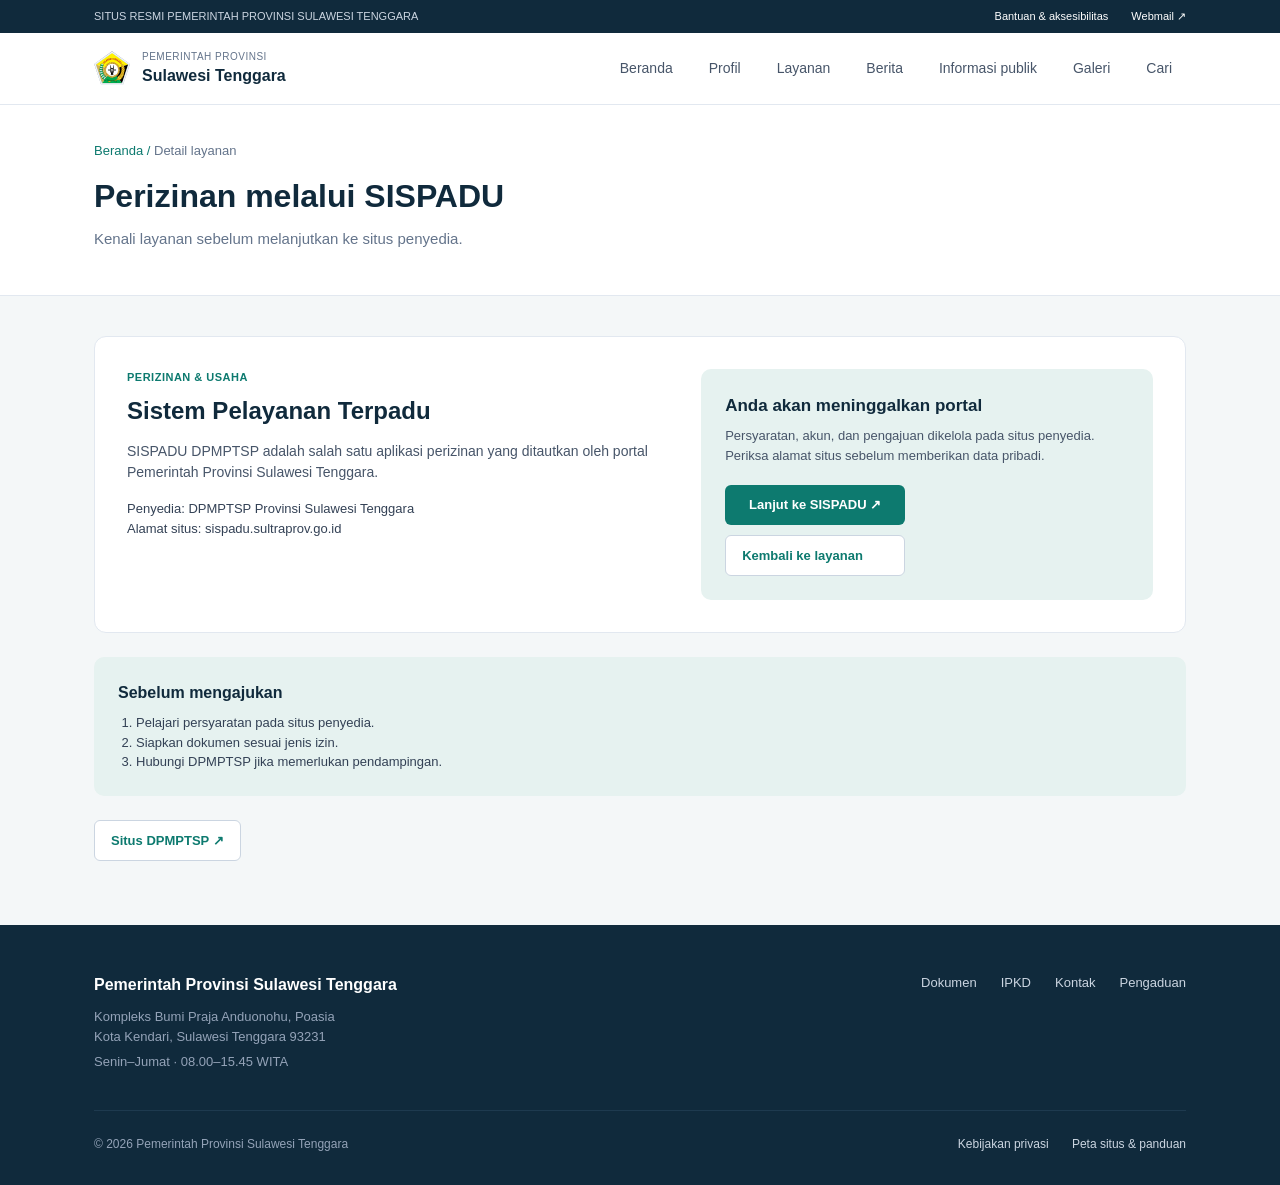
<file: portal-sultra/index.html>
<!DOCTYPE html>
<html lang="id">
<head>
  <meta charset="UTF-8">
  <meta name="viewport" content="width=device-width, initial-scale=1.0">
  <title>Detail Layanan - Pemerintah Provinsi Sulawesi Tenggara</title>
  <link rel="stylesheet" href="css/style.css">
</head>
<body>

  <!-- Topbar -->
  <div class="topbar">
    <div class="container">
      <span>SITUS RESMI PEMERINTAH PROVINSI SULAWESI TENGGARA</span>
      <div class="topbar-links">
        <a href="https://lapor.go.id/" target="_blank">Bantuan & aksesibilitas</a>
        <a href="https://mail.go.id/multidomain/" target="_blank">Webmail ↗</a>
      </div>
    </div>
  </div>

  <!-- Navbar -->
  <header class="navbar">
    <div class="container">
      <a href="index.html" class="brand">
        <img src="assets/sultra.svg" alt="Logo Sultra">
        <div class="brand-text">
          <span>PEMERINTAH PROVINSI</span>
          <strong>Sulawesi Tenggara</strong>
        </div>
      </a>
      <ul class="nav-menu">
        <li><a href="index.html">Beranda</a></li>
        <li><a href="#">Profil</a></li>
        <li><a href="index.html">Layanan</a></li>
        <li><a href="#">Berita</a></li>
        <li><a href="informasi-publik.html">Informasi publik</a></li>
        <li><a href="https://www.sultraprov.go.id/galery/foto">Galeri</a></li>
        <li><a href="#">Cari</a></li>
      </ul>
    </div>
  </header>

  <!-- Header Judul Halaman -->
  <section class="page-header">
    <div class="container">
      <div class="breadcrumb">Beranda / <span>Detail layanan</span></div>
      <h1>Perizinan melalui SISPADU</h1>
      <p>Kenali layanan sebelum melanjutkan ke situs penyedia.</p>
    </div>
  </section>

  <!-- Konten Utama -->
  <main class="main-content">
    <div class="container">
      
      <!-- Card 2 Kolom -->
      <div class="card-split">
        <div class="card-left">
          <div class="badge-kategori">PERIZINAN & USAHA</div>
          <h2>Sistem Pelayanan Terpadu</h2>
          <p>SISPADU DPMPTSP adalah salah satu aplikasi perizinan yang ditautkan oleh portal Pemerintah Provinsi Sulawesi Tenggara.</p>
          <div class="meta-info">
            <div>Penyedia: DPMPTSP Provinsi Sulawesi Tenggara</div>
            <div>Alamat situs: sispadu.sultraprov.go.id</div>
          </div>
        </div>

        <div class="card-right-box">
          <h3>Anda akan meninggalkan portal</h3>
          <p>Persyaratan, akun, dan pengajuan dikelola pada situs penyedia. Periksa alamat situs sebelum memberikan data pribadi.</p>
          <div class="btn-group">
            <a href="#" class="btn-primary">Lanjut ke SISPADU ↗</a>
            <a href="#" class="btn-outline">Kembali ke layanan</a>
          </div>
        </div>
      </div>

      <!-- Callout Box -->
      <div class="callout-box">
        <h3>Sebelum mengajukan</h3>
        <ol>
          <li>Pelajari persyaratan pada situs penyedia.</li>
          <li>Siapkan dokumen sesuai jenis izin.</li>
          <li>Hubungi DPMPTSP jika memerlukan pendampingan.</li>
        </ol>
      </div>

      <a href="#" class="btn-outline">Situs DPMPTSP ↗</a>

    </div>
  </main>

  <!-- Footer -->
  <footer class="footer">
    <div class="container">
      <div class="footer-top">
        <div class="footer-info">
          <h4>Pemerintah Provinsi Sulawesi Tenggara</h4>
          <p>Kompleks Bumi Praja Anduonohu, Poasia<br>Kota Kendari, Sulawesi Tenggara 93231</p>
          <p>Senin–Jumat · 08.00–15.45 WITA</p>
        </div>
        <div class="footer-links">
          <a href="#">Dokumen</a>
          <a href="#">IPKD</a>
          <a href="#">Kontak</a>
          <a href="#">Pengaduan</a>
        </div>
      </div>
      <div class="footer-bottom">
        <span>© 2026 Pemerintah Provinsi Sulawesi Tenggara</span>
        <div>
          <a href="#">Kebijakan privasi</a>
          <a href="#">Peta situs & panduan</a>
        </div>
      </div>
    </div>
  </footer>

</body>
</html>
</file>
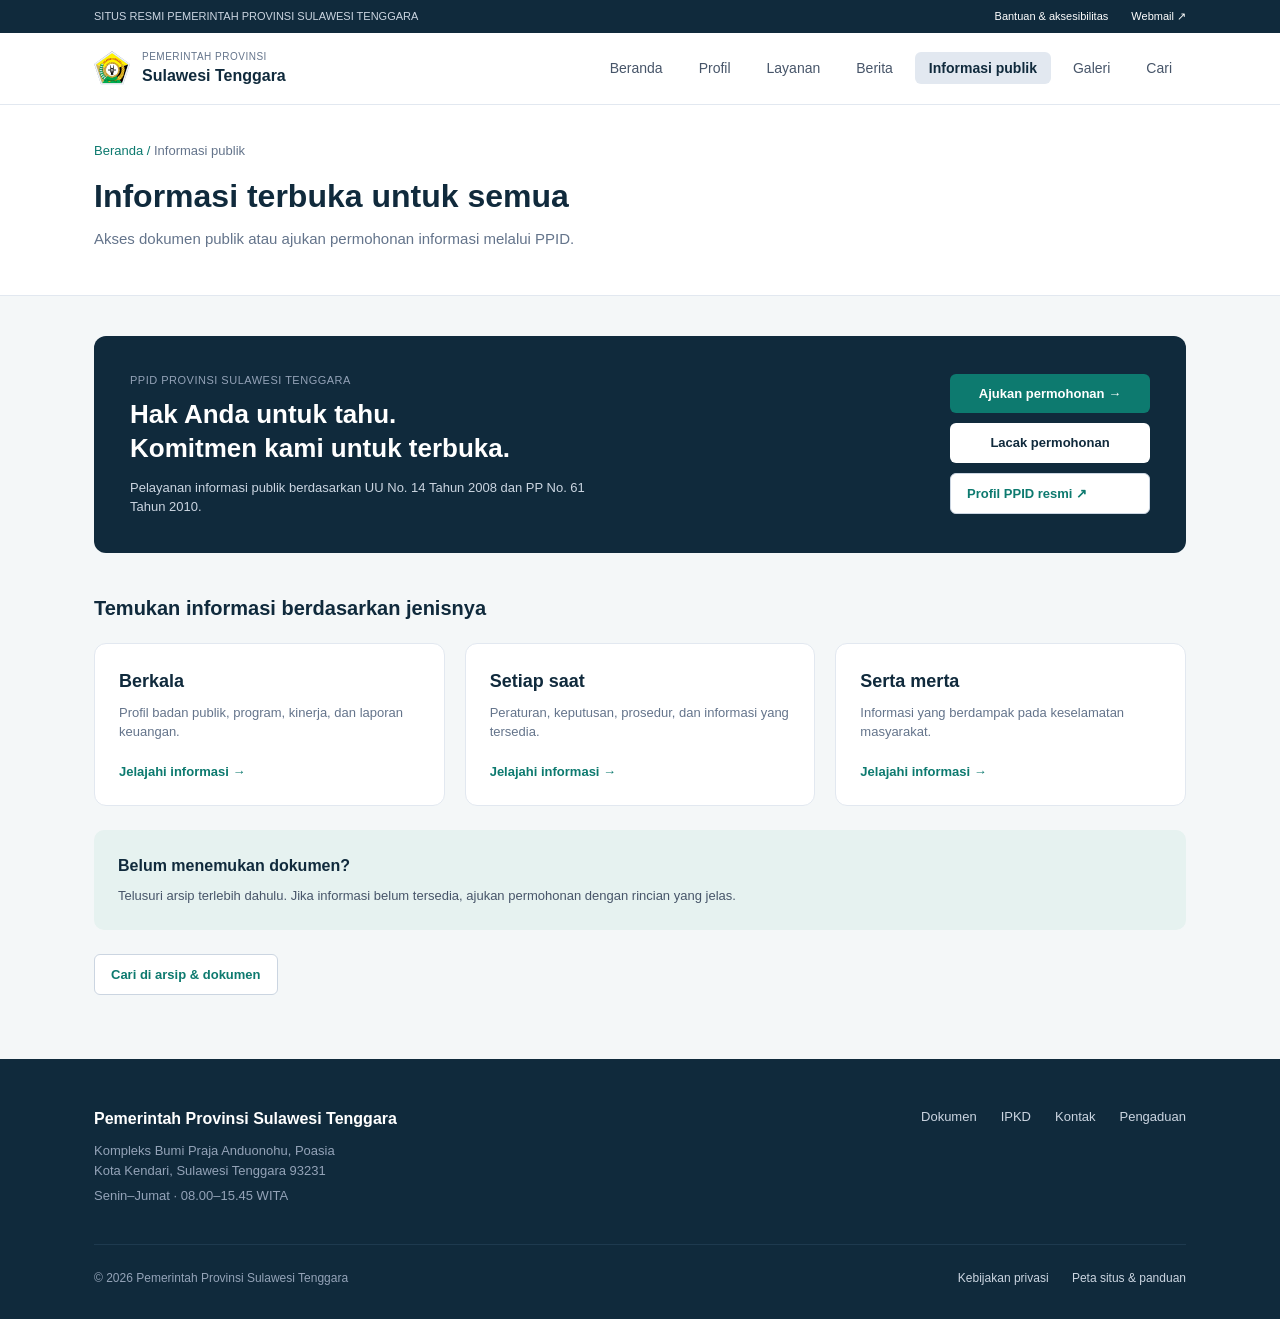
<file: portal-sultra/informasi-publik.html>
<!DOCTYPE html>
<html lang="id">
<head>
  <meta charset="UTF-8">
  <meta name="viewport" content="width=device-width, initial-scale=1.0">
  <title>Informasi Publik - Pemerintah Provinsi Sulawesi Tenggara</title>
  <link rel="stylesheet" href="css/style.css">
</head>
<body>

  <!-- Topbar -->
  <div class="topbar">
    <div class="container">
      <span>SITUS RESMI PEMERINTAH PROVINSI SULAWESI TENGGARA</span>
      <div class="topbar-links">
        <a href="#">Bantuan & aksesibilitas</a>
        <a href="#">Webmail ↗</a>
      </div>
    </div>
  </div>

  <!-- Navbar -->
  <header class="navbar">
    <div class="container">
      <a href="index.html" class="brand">
        <img src="assets/sultra.svg" alt="Logo Sultra">
        <div class="brand-text">
          <span>PEMERINTAH PROVINSI</span>
          <strong>Sulawesi Tenggara</strong>
        </div>
      </a>
      <ul class="nav-menu">
        <li><a href="index.html">Beranda</a></li>
        <li><a href="#">Profil</a></li>
        <li><a href="index.html">Layanan</a></li>
        <li><a href="#">Berita</a></li>
        <li><a href="informasi-publik.html" class="active">Informasi publik</a></li>
        <li><a href="#">Galeri</a></li>
        <li><a href="#">Cari</a></li>
      </ul>
    </div>
  </header>

  <!-- Header Judul Halaman -->
  <section class="page-header">
    <div class="container">
      <div class="breadcrumb">Beranda / <span>Informasi publik</span></div>
      <h1>Informasi terbuka untuk semua</h1>
      <p>Akses dokumen publik atau ajukan permohonan informasi melalui PPID.</p>
    </div>
  </section>

  <!-- Konten Utama -->
  <main class="main-content">
    <div class="container">

      <!-- Banner Gelap PPID -->
      <div class="banner-ppid">
        <div class="banner-text">
          <div class="sub-label">PPID PROVINSI SULAWESI TENGGARA</div>
          <h2>Hak Anda untuk tahu.<br>Komitmen kami untuk terbuka.</h2>
          <p>Pelayanan informasi publik berdasarkan UU No. 14 Tahun 2008 dan PP No. 61 Tahun 2010.</p>
        </div>
        <div class="banner-actions">
          <a href="#" class="btn-primary">Ajukan permohonan →</a>
          <a href="#" class="btn-white">Lacak permohonan</a>
          <a href="#" class="btn-outline">Profil PPID resmi ↗</a>
        </div>
      </div>

      <!-- Grid 3 Kolom -->
      <h2 class="section-title">Temukan informasi berdasarkan jenisnya</h2>
      <div class="grid-3">
        <div class="info-card">
          <div>
            <h3>Berkala</h3>
            <p>Profil badan publik, program, kinerja, dan laporan keuangan.</p>
          </div>
          <a href="#" class="link-teal">Jelajahi informasi →</a>
        </div>

        <div class="info-card">
          <div>
            <h3>Setiap saat</h3>
            <p>Peraturan, keputusan, prosedur, dan informasi yang tersedia.</p>
          </div>
          <a href="#" class="link-teal">Jelajahi informasi →</a>
        </div>

        <div class="info-card">
          <div>
            <h3>Serta merta</h3>
            <p>Informasi yang berdampak pada keselamatan masyarakat.</p>
          </div>
          <a href="#" class="link-teal">Jelajahi informasi →</a>
        </div>
      </div>

      <!-- Callout Box -->
      <div class="callout-box">
        <h3>Belum menemukan dokumen?</h3>
        <p>Telusuri arsip terlebih dahulu. Jika informasi belum tersedia, ajukan permohonan dengan rincian yang jelas.</p>
      </div>

      <a href="#" class="btn-outline">Cari di arsip & dokumen</a>

    </div>
  </main>

  <!-- Footer -->
  <footer class="footer">
    <div class="container">
      <div class="footer-top">
        <div class="footer-info">
          <h4>Pemerintah Provinsi Sulawesi Tenggara</h4>
          <p>Kompleks Bumi Praja Anduonohu, Poasia<br>Kota Kendari, Sulawesi Tenggara 93231</p>
          <p>Senin–Jumat · 08.00–15.45 WITA</p>
        </div>
        <div class="footer-links">
          <a href="#">Dokumen</a>
          <a href="#">IPKD</a>
          <a href="#">Kontak</a>
          <a href="#">Pengaduan</a>
        </div>
      </div>
      <div class="footer-bottom">
        <span>© 2026 Pemerintah Provinsi Sulawesi Tenggara</span>
        <div>
          <a href="#">Kebijakan privasi</a>
          <a href="#">Peta situs & panduan</a>
        </div>
      </div>
    </div>
  </footer>

</body>
</html>
</file>
<file: portal-sultra/css/style.css>
/* Reset dasar agar margin & padding bawaan browser hilang */
* {
    margin: 0;
    padding: 0;
    box-sizing: border-box;
    font-family: -apple-system, BlinkMacSystemFont, "Segoe UI", Roboto, sans-serif;
  }
  
  body {
    background-color: #f4f7f8;
    color: #102a3c;
    line-height: 1.5;
  }
  
  /* Container pembatas lebar konten agar rapi di tengah */
  .container {
    max-width: 1140px;
    margin: 0 auto;
    padding: 0 24px;
  }
  
  /* --- TOPBAR --- */
  .topbar {
    background-color: #102a3c;
    color: #cbd5e1;
    font-size: 11px;
    padding: 8px 0;
  }
  
  .topbar .container {
    display: flex;
    justify-content: space-between;
    align-items: center;
  }
  
  .topbar-links a {
    color: #ffffff;
    text-decoration: none;
    margin-left: 20px;
  }
  
  /* --- NAVBAR --- */
  .navbar {
    background-color: #ffffff;
    border-bottom: 1px solid #e2e8f0;
    padding: 16px 0;
  }
  
  .navbar .container {
    display: flex;
    justify-content: space-between;
    align-items: center;
  }
  
  .brand {
    display: flex;
    align-items: center;
    gap: 12px;
    text-decoration: none;
    color: #102a3c;
  }
  
  .brand img {
    width: 36px;
    height: 36px;
    object-fit: contain;
  }
  
  .brand-text span {
    display: block;
    font-size: 10px;
    color: #64748b;
    letter-spacing: 0.5px;
  }
  
  .brand-text strong {
    font-size: 16px;
    font-weight: 700;
  }
  
  .nav-menu {
    display: flex;
    list-style: none;
    gap: 8px;
  }
  
  .nav-menu a {
    text-decoration: none;
    color: #475569;
    font-size: 14px;
    padding: 8px 14px;
    border-radius: 6px;
  }
  
  .nav-menu a:hover {
    background-color: #f1f5f9;
  }
  
  .nav-menu a.active {
    background-color: #e2e8f0;
    color: #102a3c;
    font-weight: 600;
  }
  
  /* --- HERO / HEADER HALAMAN --- */
  .page-header {
    background-color: #ffffff;
    padding: 36px 0 44px 0;
    border-bottom: 1px solid #e2e8f0;
  }
  
  .breadcrumb {
    font-size: 13px;
    color: #0d7a6f;
    margin-bottom: 12px;
  }
  
  .breadcrumb span {
    color: #64748b;
  }
  
  .page-header h1 {
    font-size: 32px;
    font-weight: 700;
    color: #102a3c;
    margin-bottom: 8px;
  }
  
  .page-header p {
    color: #64748b;
    font-size: 15px;
  }
  
  /* --- AREA KONTEN UTAMA --- */
  .main-content {
    padding: 40px 0 64px 0;
  }
  
  /* --- KOMPONEN HALAMAN 1 (DETAIL LAYANAN) --- */
  .card-split {
    background-color: #ffffff;
    border: 1px solid #e2e8f0;
    border-radius: 12px;
    padding: 32px;
    display: grid;
    grid-template-columns: 1.2fr 1fr;
    gap: 32px;
    margin-bottom: 24px;
  }
  
  .badge-kategori {
    font-size: 11px;
    font-weight: 700;
    color: #0d7a6f;
    letter-spacing: 0.5px;
    margin-bottom: 8px;
  }
  
  .card-left h2 {
    font-size: 24px;
    margin-bottom: 12px;
  }
  
  .card-left p {
    color: #475569;
    font-size: 14px;
    margin-bottom: 16px;
  }
  
  .meta-info {
    font-size: 13px;
    color: #334155;
  }
  
  .card-right-box {
    background-color: #e6f2f0;
    border-radius: 10px;
    padding: 24px;
  }
  
  .card-right-box h3 {
    font-size: 17px;
    margin-bottom: 8px;
  }
  
  .card-right-box p {
    font-size: 13px;
    color: #475569;
    margin-bottom: 20px;
  }
  
  .btn-group {
    display: flex;
    flex-direction: column;
    gap: 10px;
    max-width: 180px;
  }
  
  /* --- KOMPONEN HALAMAN 2 (INFORMASI PUBLIK) --- */
  .banner-ppid {
    background-color: #102a3c;
    color: #ffffff;
    border-radius: 12px;
    padding: 36px;
    display: flex;
    justify-content: space-between;
    align-items: center;
    margin-bottom: 40px;
  }
  
  .banner-text .sub-label {
    font-size: 11px;
    color: #94a3b8;
    letter-spacing: 0.5px;
    margin-bottom: 10px;
  }
  
  .banner-text h2 {
    font-size: 26px;
    line-height: 1.3;
    margin-bottom: 12px;
  }
  
  .banner-text p {
    font-size: 13px;
    color: #cbd5e1;
    max-width: 480px;
  }
  
  .banner-actions {
    display: flex;
    flex-direction: column;
    gap: 10px;
    min-width: 200px;
  }
  
  .section-title {
    font-size: 20px;
    margin-bottom: 20px;
  }
  
  .grid-3 {
    display: grid;
    grid-template-columns: repeat(3, 1fr);
    gap: 20px;
    margin-bottom: 24px;
  }
  
  .info-card {
    background-color: #ffffff;
    border: 1px solid #e2e8f0;
    border-radius: 12px;
    padding: 24px;
    display: flex;
    flex-direction: column;
    justify-content: space-between;
  }
  
  .info-card h3 {
    font-size: 18px;
    margin-bottom: 8px;
  }
  
  .info-card p {
    font-size: 13px;
    color: #64748b;
    margin-bottom: 20px;
  }
  
  .link-teal {
    color: #0d7a6f;
    text-decoration: none;
    font-size: 13px;
    font-weight: 600;
  }
  
  /* --- BOX INFO HIJAU MUDA (DIPAKAI DI KEDUA HALAMAN) --- */
  .callout-box {
    background-color: #e6f2f0;
    border-radius: 10px;
    padding: 24px;
    margin-bottom: 24px;
  }
  
  .callout-box h3 {
    font-size: 16px;
    margin-bottom: 8px;
  }
  
  .callout-box ol {
    padding-left: 18px;
    font-size: 13px;
    color: #334155;
  }
  
  .callout-box p {
    font-size: 13px;
    color: #475569;
  }
  
  /* --- TOMBOL (BUTTONS) --- */
  .btn-primary {
    background-color: #0d7a6f;
    color: #ffffff;
    text-decoration: none;
    padding: 10px 16px;
    border-radius: 6px;
    font-size: 13px;
    font-weight: 600;
    text-align: center;
    display: inline-block;
  }
  
  .btn-white {
    background-color: #ffffff;
    color: #102a3c;
    text-decoration: none;
    padding: 10px 16px;
    border-radius: 6px;
    font-size: 13px;
    font-weight: 600;
    text-align: center;
    display: inline-block;
  }
  
  .btn-outline {
    background-color: #ffffff;
    color: #0d7a6f;
    border: 1px solid #cbd5e1;
    text-decoration: none;
    padding: 10px 16px;
    border-radius: 6px;
    font-size: 13px;
    font-weight: 600;
    display: inline-block;
  }
  
  /* --- FOOTER --- */
  .footer {
    background-color: #102a3c;
    color: #ffffff;
    padding: 48px 0 32px 0;
  }
  
  .footer-top {
    display: flex;
    justify-content: space-between;
    padding-bottom: 32px;
    border-bottom: 1px solid #1e3a4f;
    margin-bottom: 24px;
  }
  
  .footer-info h4 {
    font-size: 16px;
    margin-bottom: 10px;
  }
  
  .footer-info p {
    font-size: 13px;
    color: #94a3b8;
    margin-bottom: 6px;
  }
  
  .footer-links {
    display: flex;
    gap: 24px;
  }
  
  .footer-links a {
    color: #cbd5e1;
    text-decoration: none;
    font-size: 13px;
  }
  
  .footer-bottom {
    display: flex;
    justify-content: space-between;
    font-size: 12px;
    color: #94a3b8;
  }
  
  .footer-bottom a {
    color: #cbd5e1;
    text-decoration: none;
    margin-left: 20px;
  }
</file>
